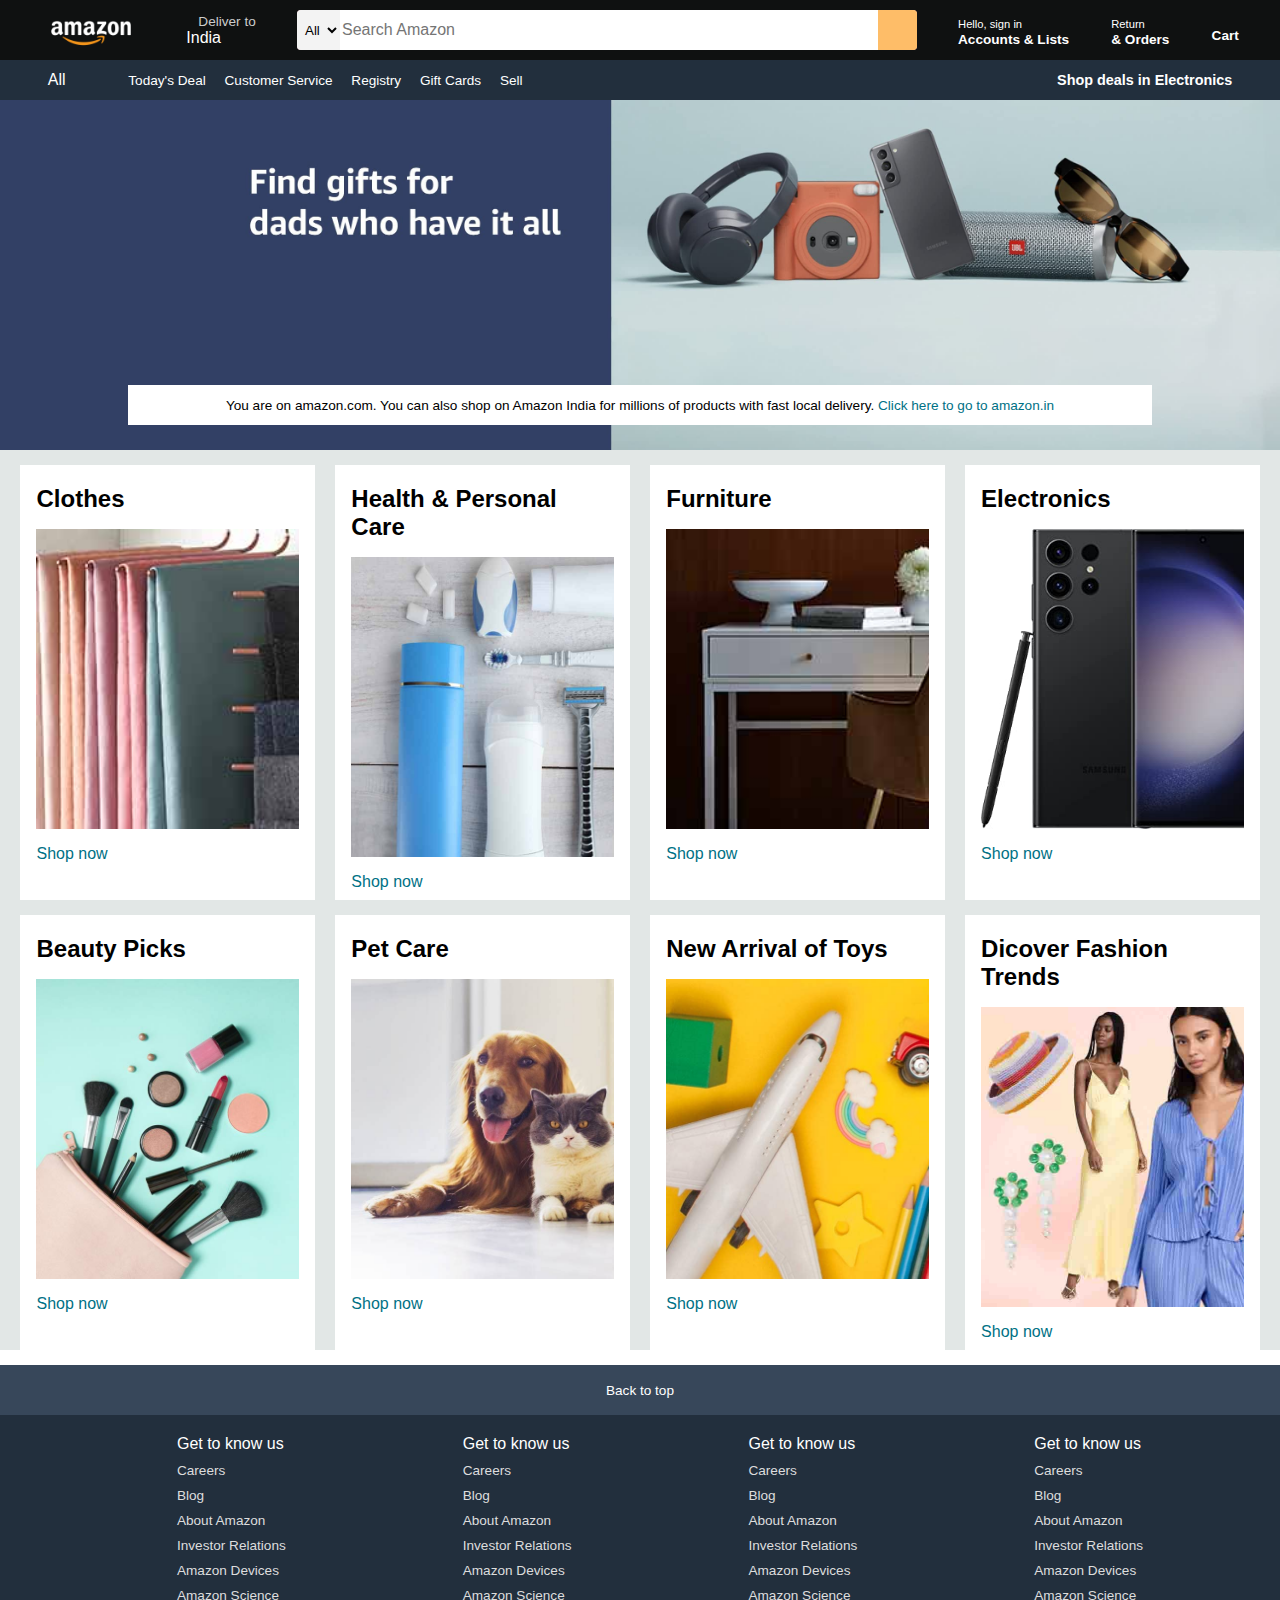
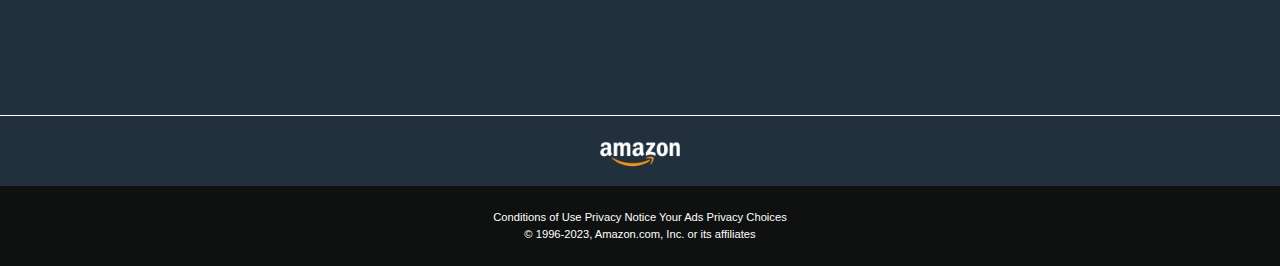
<file: Amazon/index.html>
<!DOCTYPE html>
<html lang="en">
  <head>
    <meta charset="UTF-8" />
    <meta name="viewport" content="width=device-width, initial-scale=1.0" />
    <title>Amazon</title>
    <link rel="stylesheet" href="style.css" />
    <link
      rel="stylesheet"
      href="https://cdnjs.cloudflare.com/ajax/libs/font-awesome/6.4.2/css/all.min.css"
      integrity="sha512-z3gLpd7yknf1YoNbCzqRKc4qyor8gaKU1qmn+CShxbuBusANI9QpRohGBreCFkKxLhei6S9CQXFEbbKuqLg0DA=="
      crossorigin="anonymous"
      referrerpolicy="no-referrer"
    />
  </head>
  <body>
    <header>
      <div class="navbar">
        <div class="nav-logo border">
          <div class="logo"></div>
        </div>

        <div class="nav-address border">
          <p class="add-first">Deliver to</p>
          <div class="add-icon">
            <i class="fa-solid fa-location-dot"></i>
            <p class="add-sec">India</p>
          </div>
        </div>

        <div class="nav-search">
          <select class="search-select">
            <option>All</option>
          </select>
          <input placeholder="Search Amazon" class="search-input" />
          <div class="search-icon">
            <i class="fa-solid fa-magnifying-glass"></i>
          </div>
        </div>

        <div class="nav-signin border">
          <p><span>Hello, sign in</span></p>
          <p class="nav-second">Accounts & Lists</p>
        </div>

        <div class="nav-return border">
          <p><span>Return</span></p>
          <p class="nav-second">& Orders</p>
        </div>

        <div class="nav-cart border">
          <i class="fa-solid fa-cart-shopping"></i>
          Cart
        </div>
      </div>
      <div class="panel">
        <div class="pannel-all">
          <i class="fa-solid fa-bars"></i>
          All
        </div>

        <div class="panel-ops">
          <p>Today's Deal</p>
          <p>Customer Service</p>
          <p>Registry</p>
          <p>Gift Cards</p>
          <p>Sell</p>
        </div>

        <div class="panel-deals">Shop deals in Electronics</div>
      </div>
    </header>

    <!-- Hero Section -->
    <div class="hero-section">
      <div class="hero-msg">
        <p>
          You are on amazon.com. You can also shop on Amazon India for millions
          of products with fast local delivery.
          <a>Click here to go to amazon.in</a>
        </p>
      </div>
    </div>

    <div class="shop-sec">
      <div class="box">
        <div class="box-content">
          <h2>Clothes</h2>
          <div
            class="box-img"
            style="background-image: url('box1_image.jpg')"
          ></div>
          <p>Shop now</p>
        </div>
      </div>
      <div class="box">
        <div class="box-content">
          <h2>Health & Personal Care</h2>
          <div
            class="box-img"
            style="background-image: url('box2_image.jpg')"
          ></div>
          <p>Shop now</p>
        </div>
      </div>
      <div class="box">
        <div class="box-content">
          <h2>Furniture</h2>
          <div
            class="box-img"
            style="background-image: url('box3_image.jpg')"
          ></div>
          <p>Shop now</p>
        </div>
      </div>
      <div class="box">
        <div class="box-content">
          <h2>Electronics</h2>
          <div
            class="box-img"
            style="background-image: url('box4_image.jpg')"
          ></div>
          <p>Shop now</p>
        </div>
      </div>

      <div class="box">
        <div class="box-content">
          <h2>Beauty Picks</h2>
          <div
            class="box-img"
            style="background-image: url('box5_image.jpg')"
          ></div>
          <p>Shop now</p>
        </div>
      </div>
      <div class="box">
        <div class="box-content">
          <h2>Pet Care</h2>
          <div
            class="box-img"
            style="background-image: url('box6_image.jpg')"
          ></div>
          <p>Shop now</p>
        </div>
      </div>
      <div class="box">
        <div class="box-content">
          <h2>New Arrival of Toys</h2>
          <div
            class="box-img"
            style="background-image: url('box7_image.jpg')"
          ></div>
          <p>Shop now</p>
        </div>
      </div>
      <div class="box">
        <div class="box-content">
          <h2>Dicover Fashion Trends</h2>
          <div
            class="box-img"
            style="background-image: url('box8_image.jpg')"
          ></div>
          <p>Shop now</p>
        </div>
      </div>
    </div>

    <footer>
      <div class="foot-panel1">Back to top</div>

      <div class="foot-panel2">
        <ul>
          <p>Get to know us</p>
          <a>Careers</a>
          <a>Blog</a>
          <a>About Amazon</a>
          <a>Investor Relations</a>
          <a>Amazon Devices</a>
          <a>Amazon Science</a>
        </ul>

        <ul>
          <p>Get to know us</p>
          <a>Careers</a>
          <a>Blog</a>
          <a>About Amazon</a>
          <a>Investor Relations</a>
          <a>Amazon Devices</a>
          <a>Amazon Science</a>
        </ul>

        <ul>
          <p>Get to know us</p>
          <a>Careers</a>
          <a>Blog</a>
          <a>About Amazon</a>
          <a>Investor Relations</a>
          <a>Amazon Devices</a>
          <a>Amazon Science</a>
        </ul>

        <ul>
          <p>Get to know us</p>
          <a>Careers</a>
          <a>Blog</a>
          <a>About Amazon</a>
          <a>Investor Relations</a>
          <a>Amazon Devices</a>
          <a>Amazon Science</a>
        </ul>
      </div>

      <div class="foot-panel3">
        <div class="logo"></div>
      </div>

      <div class="foot-panel4">
        <div class="pages">
          <a>Conditions of Use</a>
          <a>Privacy Notice</a>
          <a>Your Ads Privacy Choices</a>
        </div>

        <div class="copy">© 1996-2023, Amazon.com, Inc. or its affiliates</div>
      </div>
    </footer>
  </body>
</html>
</file>
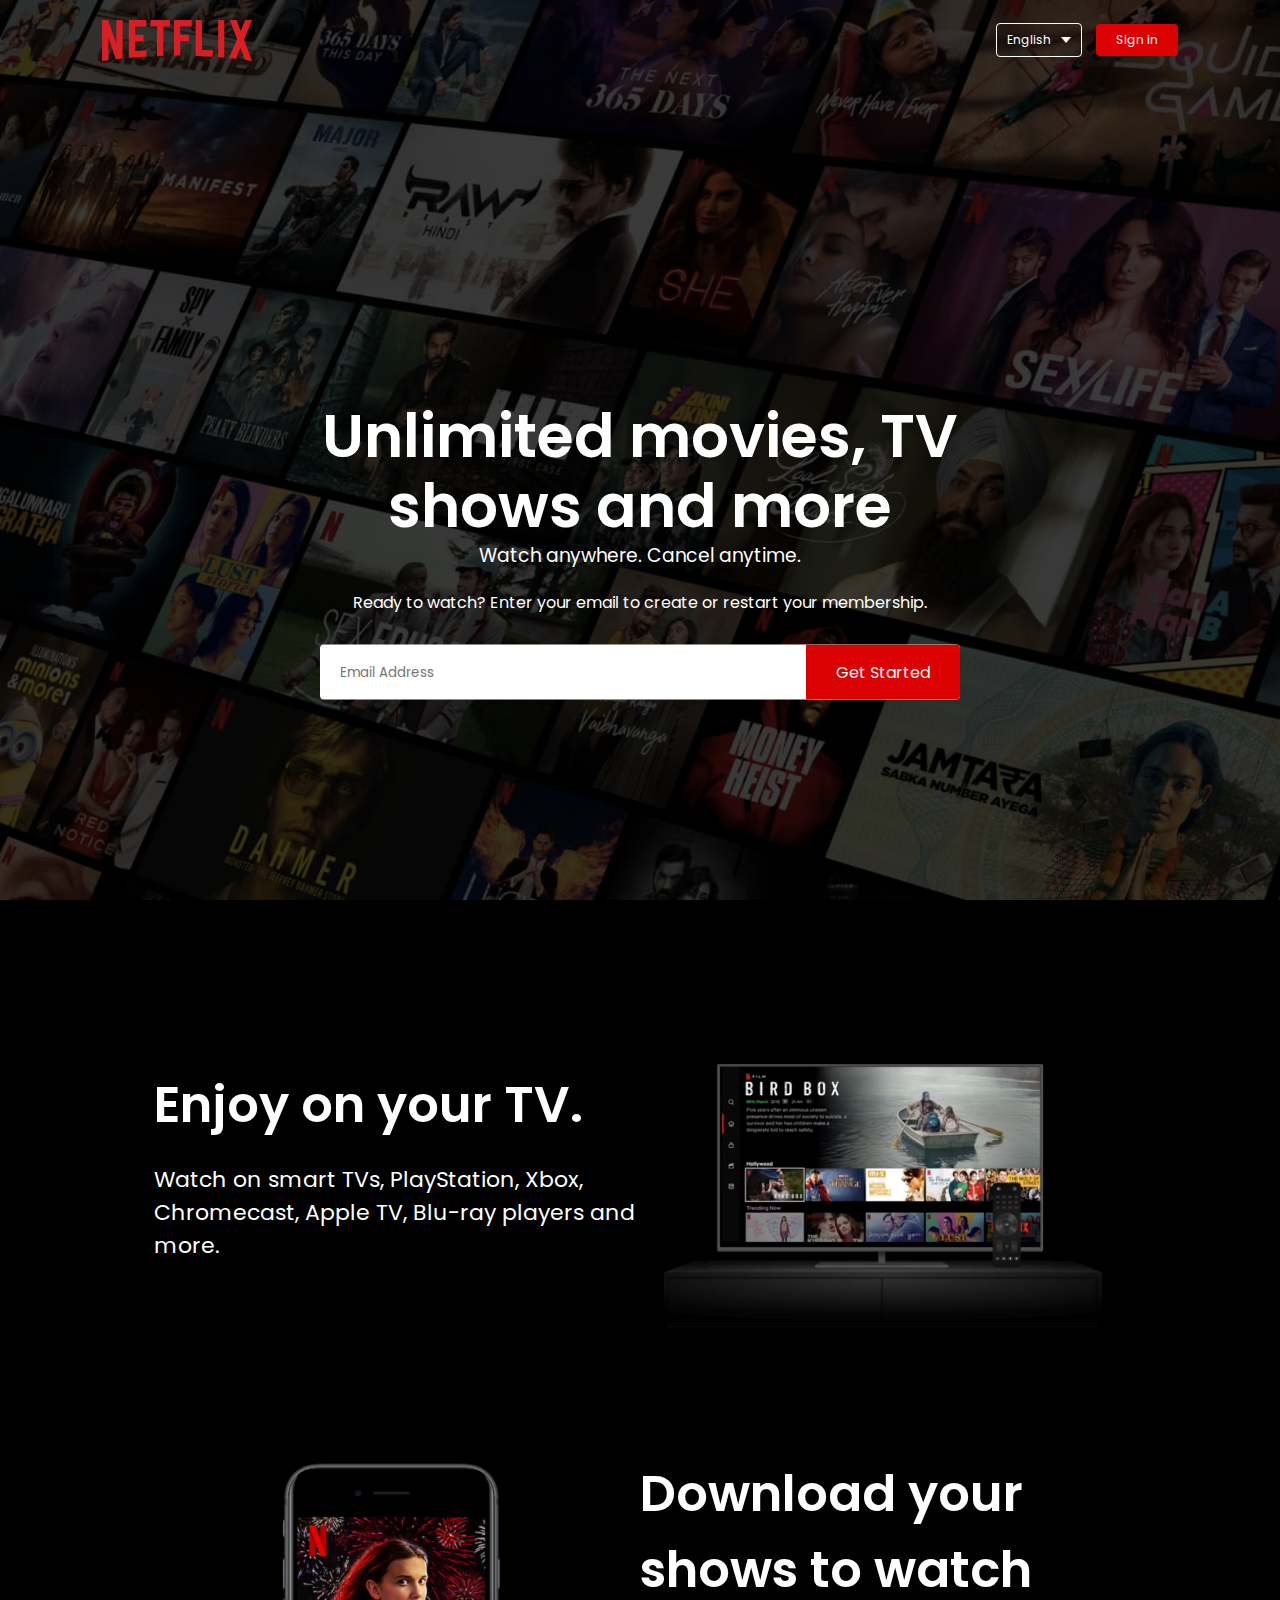
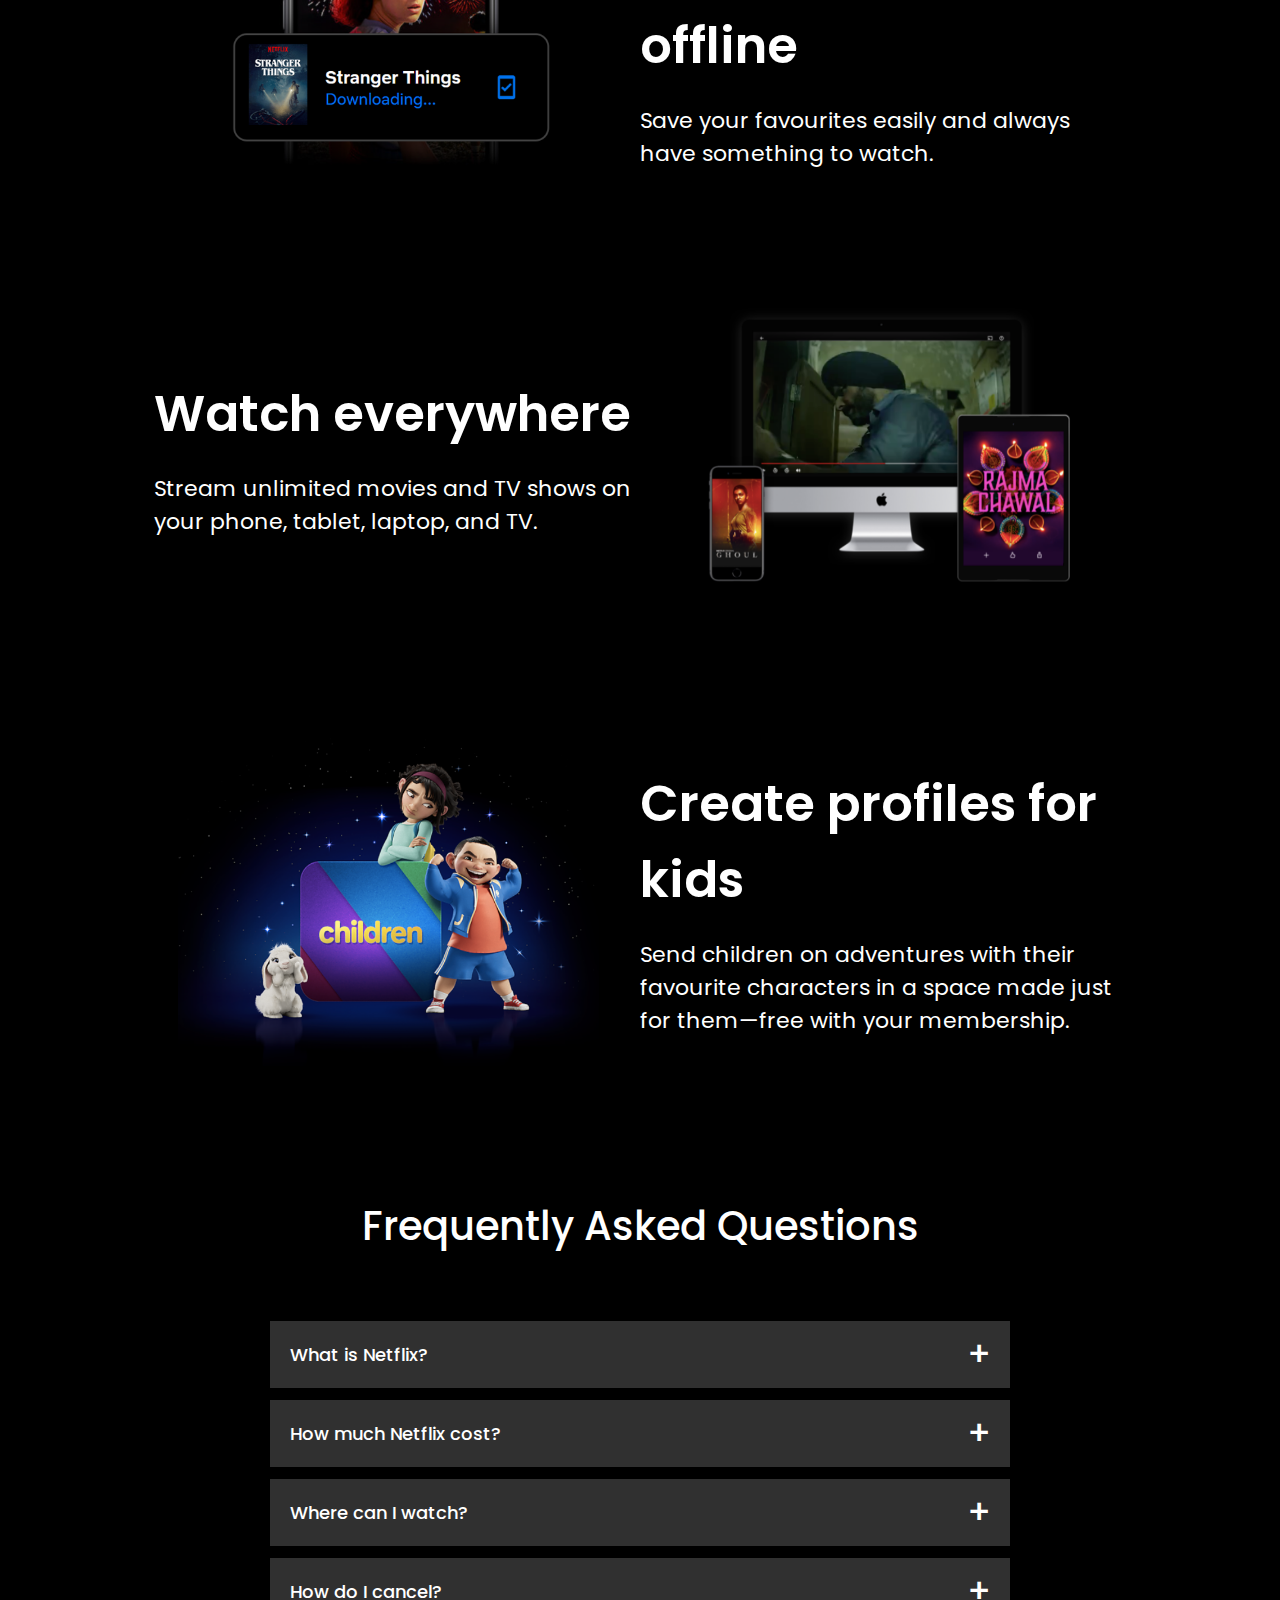
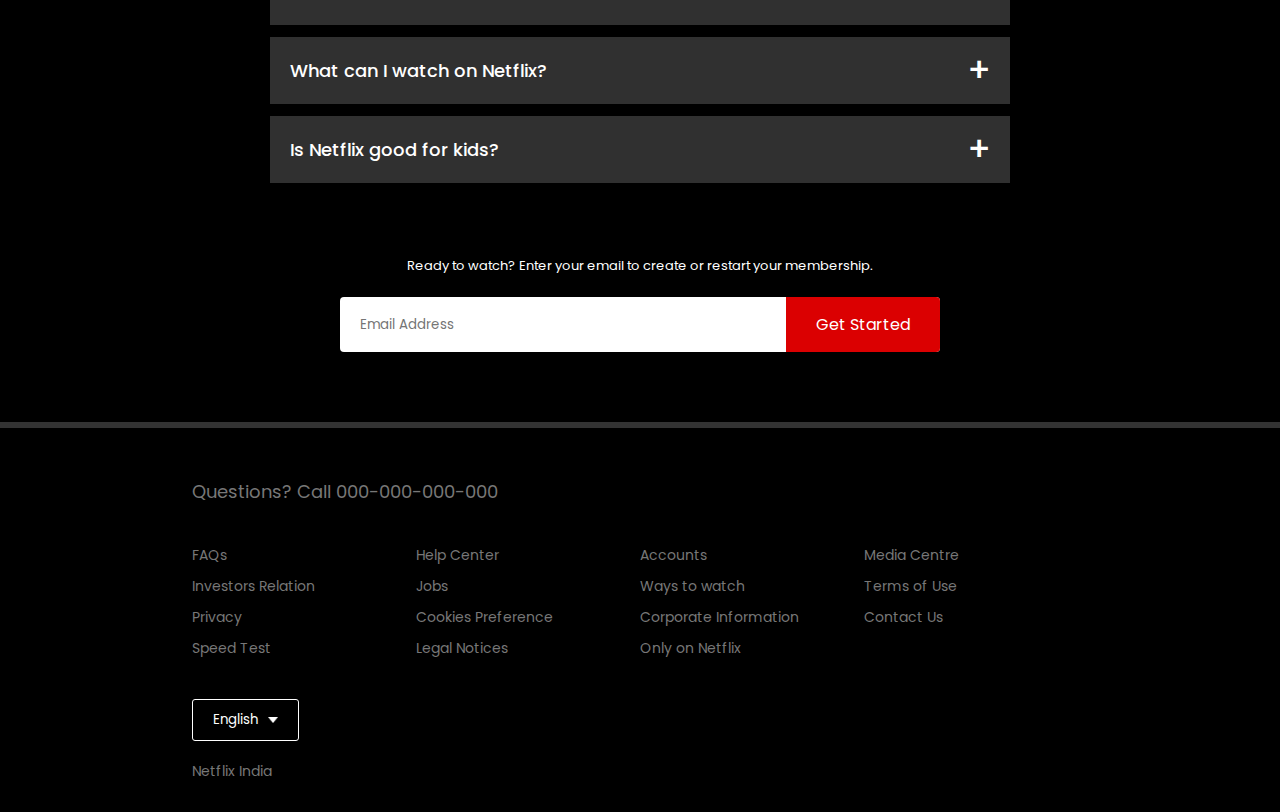
<file: Netflix/index.html>
<!DOCTYPE html>
<html lang="en">
  <head>
    <meta charset="UTF-8" />
    <meta name="viewport" content="width=device-width, initial-scale=1.0" />
    <link rel="stylesheet" href="style.css" />
    <link
      href="https://fonts.googleapis.com/css?family=Poppins:100,100italic,200,200italic,300,300italic,regular,italic,500,500italic,600,600italic,700,700italic,800,800italic,900,900italic"
      rel="stylesheet"
    />
    <link
      rel="shortcut icon"
      href="images/logo - Copy.png"
      type="image/x-icon"
    />
    <title>Netflix India – Watch TV Shows Online, Watch Movies Online</title>
  </head>
  <body>
    <div class="header">
      <nav>
        <img src="images/logo.png" class="logo" />
        <div>
          <button class="language-btn">
            English <img src="images/down-icon.png" />
          </button>
          <button>Sign in</button>
        </div>
      </nav>

      <div class="header-content">
        <h1>Unlimited movies, TV shows and more</h1>
        <h3>Watch anywhere. Cancel anytime.</h3>
        <p>
          Ready to watch? Enter your email to create or restart your membership.
        </p>
        <form class="email-signin">
          <input type="email" placeholder="Email Address" required />
          <button type="submit">Get Started</button>
        </form>
      </div>
    </div>

    <div class="feature">
      <div class="row">
        <div class="text-col">
          <h2>Enjoy on your TV.</h2>
          <p>
            Watch on smart TVs, PlayStation, Xbox, Chromecast, Apple TV, Blu-ray
            players and more.
          </p>
        </div>

        <div class="img-col">
          <img src="images/feature-1.png" />
        </div>
      </div>

      <div class="row">
        <div class="img-col">
          <img src="images/feature-2.png" />
        </div>
        <div class="text-col">
          <h2>Download your shows to watch offline</h2>
          <p>Save your favourites easily and always have something to watch.</p>
        </div>
      </div>

      <div class="row">
        <div class="text-col">
          <h2>Watch everywhere</h2>
          <p>
            Stream unlimited movies and TV shows on your phone, tablet, laptop,
            and TV.
          </p>
        </div>
        <div class="img-col">
          <img src="images/feature-3.png" />
        </div>
      </div>

      <div class="row">
        <div class="img-col">
          <img src="images/feature-4.png" />
        </div>
        <div class="text-col">
          <h2>Create profiles for kids</h2>
          <p>
            Send children on adventures with their favourite characters in a
            space made just for them—free with your membership.
          </p>
        </div>
      </div>
    </div>

    <div class="faq">
      <h2>Frequently Asked Questions</h2>
      <ul class="accordian">
        <li>
          <input type="radio" name="accordian" id="first" />
          <label for="first">What is Netflix?</label>
          <div class="content">
            <p>
              Netflix is a streaming service that offers a wide variety of
              award-winning TV shows, movies, anime, documentaries and more – on
              thousands of internet-connected devices. You can watch as much as
              you want, whenever you want, without a single ad – all for one low
              monthly price. There's always something new to discover, and new
              TV shows and movies are added every week!
            </p>
          </div>
        </li>

        <li>
          <input type="radio" name="accordian" id="second" />
          <label for="second">How much Netflix cost?</label>
          <div class="content">
            <p>
              Watch Netflix on your smartphone, tablet, Smart TV, laptop, or
              streaming device, all for one fixed monthly fee. Plans range from
              ₹ 149 to ₹ 649 a month. No extra costs, no contracts.
            </p>
          </div>
        </li>

        <li>
          <input type="radio" name="accordian" id="third" />
          <label for="third">Where can I watch?</label>
          <div class="content">
            <p>
              Watch anywhere, anytime. Sign in with your Netflix account to
              watch instantly on the web at netflix.com from your personal
              computer or on any internet-connected device that offers the
              Netflix app, including smart TVs, smartphones, tablets, streaming
              media players and game consoles. You can also download your
              favourite shows with the iOS, Android, or Windows 10 app. Use
              downloads to watch while you're on the go and without an internet
              connection. Take Netflix with you anywhere.
            </p>
          </div>
        </li>

        <li>
          <input type="radio" name="accordian" id="fourth" />
          <label for="fourth">How do I cancel?</label>
          <div class="content">
            <p>
              Netflix is flexible. There are no annoying contracts and no
              commitments. You can easily cancel your account online in two
              clicks. There are no cancellation fees – start or stop your
              account anytime.
            </p>
          </div>
        </li>

        <li>
          <input type="radio" name="accordian" id="fifth" />
          <label for="fifth">What can I watch on Netflix?</label>
          <div class="content">
            <p>
              Netflix has an extensive library of feature films, documentaries,
              TV shows, anime, award-winning Netflix originals, and more. Watch
              as much as you want, anytime you want.
            </p>
          </div>
        </li>

        <li>
          <input type="radio" name="accordian" id="sixth" />
          <label for="sixth">Is Netflix good for kids?</label>
          <div class="content">
            <p>
              The Netflix Kids experience is included in your membership to give
              parents control while kids enjoy family-friendly TV shows and
              films in their own space. Kids profiles come with PIN-protected
              parental controls that let you restrict the maturity rating of
              content kids can watch and block specific titles you don’t want
              kids to see.
            </p>
          </div>
        </li>
      </ul>

      <small
        >Ready to watch? Enter your email to create or restart your
        membership.</small
      >
      <form class="email-signin">
        <input type="email" placeholder="Email Address" required />
        <button type="submit">Get Started</button>
      </form>
    </div>

    <div class="footer">
      <h2>Questions? Call 000-000-000-000</h2>

      <div class="row">
        <div class="col">
          <a href="#">FAQs</a>
          <a href="#">Investors Relation</a>
          <a href="#">Privacy</a>
          <a href="#">Speed Test</a>
        </div>
        <div class="col">
          <a href="#">Help Center</a>
          <a href="#">Jobs</a>
          <a href="#">Cookies Preference</a>
          <a href="#">Legal Notices</a>
        </div>
        <div class="col">
          <a href="#">Accounts</a>
          <a href="#">Ways to watch</a>
          <a href="#">Corporate Information</a>
          <a href="#">Only on Netflix</a>
        </div>
        <div class="col">
          <a href="#">Media Centre</a>
          <a href="#">Terms of Use</a>
          <a href="#">Contact Us</a>
          <!-- <a href="#">Only on Netflix</a> -->
        </div>
      </div>
      <button class="language-btn">
        English <img src="images/down-icon.png" />
      </button>
      <p class="copy-text">Netflix India</p>
    </div>
  </body>
</html>
</file>
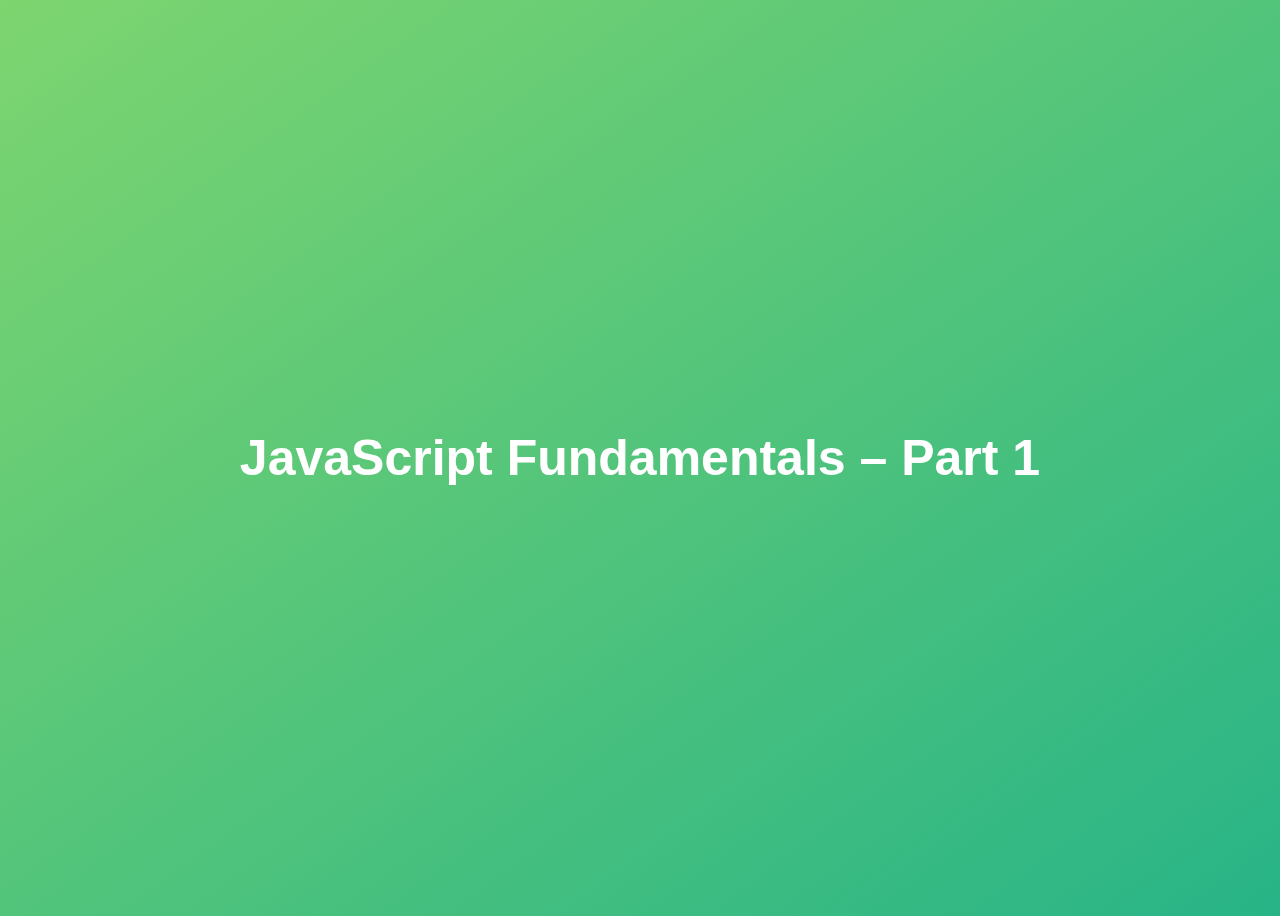
<file: #code/JS_SEC_1/index.html>
<!DOCTYPE html>
<html lang="en">

<head>
  <meta charset="UTF-8" />
  <meta name="viewport" content="width=device-width, initial-scale=1.0" />
  <meta http-equiv="X-UA-Compatible" content="ie=edge" />
  <script src="script.js"></script>
  <!-- <script src="coding_chall/challenges.js"></script> -->
  <!-- <script src="Assignments/assingments.js"></script> -->
  
  <title>JavaScript Fundamentals – Part 1</title>
  <style>
    body {
      height: 100vh;
      display: flex;
      align-items: center;
      background: linear-gradient(to top left, #28b487, #7dd56f);
    }

    h1 {
      font-family: sans-serif;
      font-size: 50px;
      line-height: 1.3;
      width: 100%;
      padding: 30px;
      text-align: center;
      color: white;
    }
  </style>

</head>

<body>
  <!-- Body Part -->
  <h1>JavaScript Fundamentals – Part 1</h1>
  
</body>

</html>
</file>
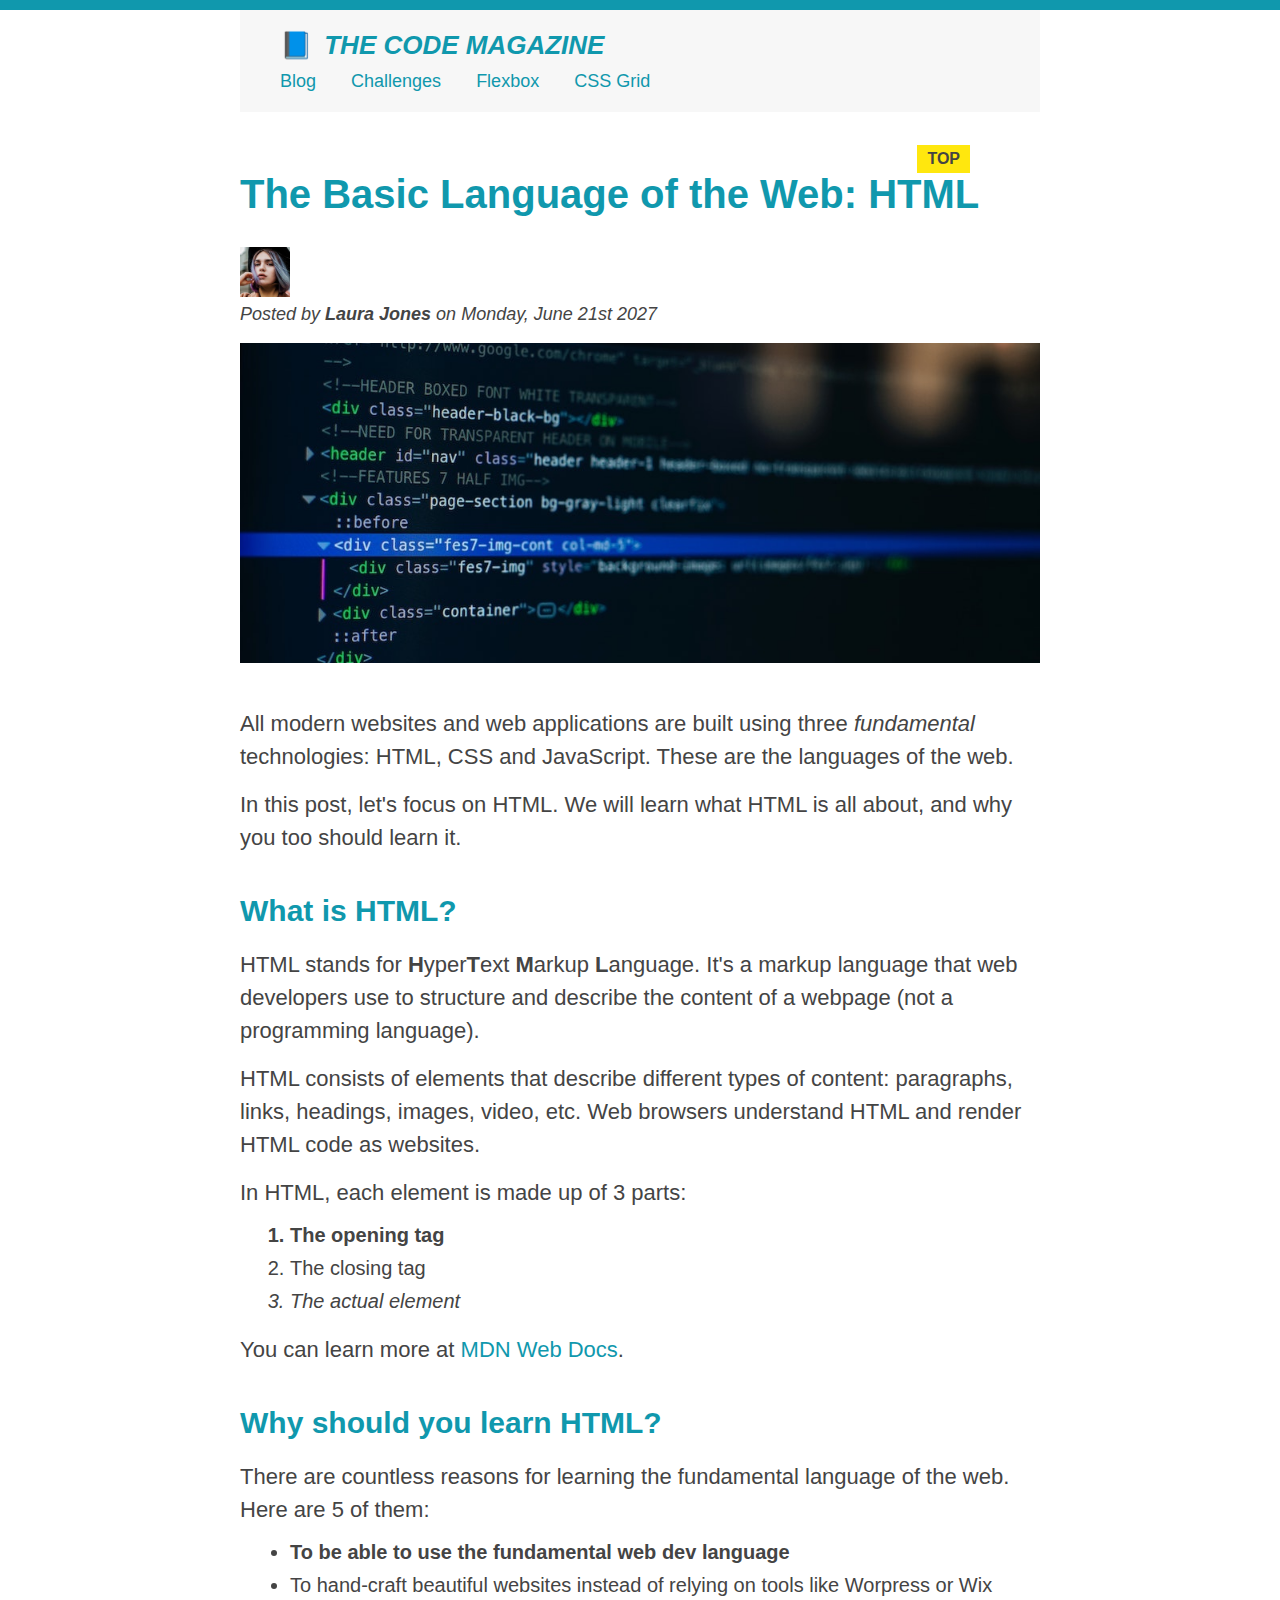
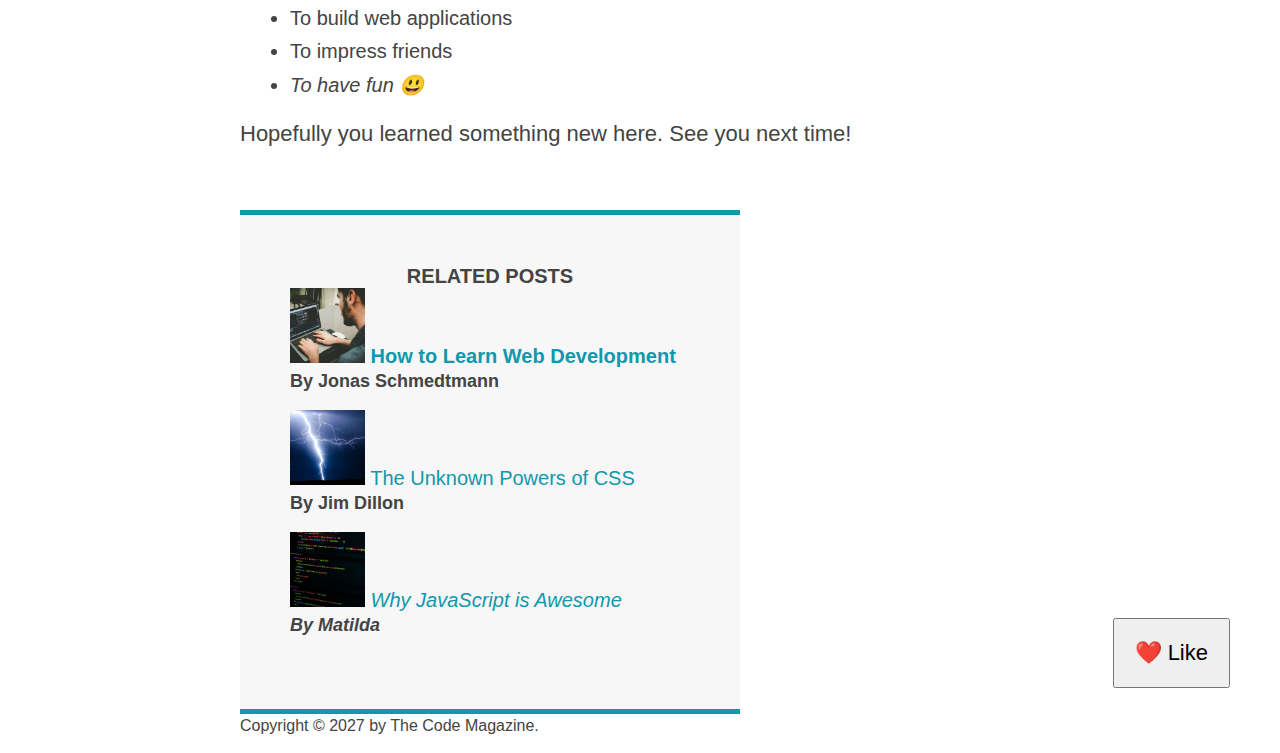
<file: My #Practice/04-CSS Layouts/index.html>
<!DOCTYPE html>
<html lang="en">
  <head>
    <meta charset="UTF-8" />
    <link href="style.css" rel="stylesheet" />

    <title>The Basic Language of the Web: HTML</title>
  </head>

  <body>
    <!--
    <h1>The Basic Language of the Web: HTML</h1>
    <h2>The Basic Language of the Web: HTML</h2>
    <h3>The Basic Language of the Web: HTML</h3>
    <h4>The Basic Language of the Web: HTML</h4>
    <h5>The Basic Language of the Web: HTML</h5>
    <h6>The Basic Language of the Web: HTML</h6>
    -->

    <div class="container">
      <header class="main-header">
        <h1>📘 The Code Magazine</h1>

        <nav>
          <!-- <strong>This is the navigation</strong> -->
          <a href="blog.html">Blog</a>
          <a href="#">Challenges</a>
          <a href="#">Flexbox</a>
          <a href="#">CSS Grid</a>
        </nav>
      </header>

      <article>
        <header class="post-header">
          <h2>The Basic Language of the Web: HTML</h2>

          <img
            src="img/laura-jones.jpg"
            alt="Headshot of Laura Jones"
            height="50"
            width="50"
          />

          <p id="author">
            Posted by <strong>Laura Jones</strong> on Monday, June 21st 2027
          </p>

          <img
            src="img/post-img.jpg"
            alt="HTML code on a screen"
            width="500"
            height="200"
            class="post-img"
          />
          <button>❤️ Like</button>
        </header>

        <p>
          All modern websites and web applications are built using three
          <em>fundamental</em>
          technologies: HTML, CSS and JavaScript. These are the languages of the
          web.
        </p>

        <p>
          In this post, let's focus on HTML. We will learn what HTML is all
          about, and why you too should learn it.
        </p>

        <h3>What is HTML?</h3>
        <p>
          HTML stands for <strong>H</strong>yper<strong>T</strong>ext
          <strong>M</strong>arkup <strong>L</strong>anguage. It's a markup
          language that web developers use to structure and describe the content
          of a webpage (not a programming language).
        </p>
        <p>
          HTML consists of elements that describe different types of content:
          paragraphs, links, headings, images, video, etc. Web browsers
          understand HTML and render HTML code as websites.
        </p>
        <p>In HTML, each element is made up of 3 parts:</p>

        <ol>
          <li class="first-li">The opening tag</li>
          <li>The closing tag</li>
          <li>The actual element</li>
        </ol>

        <p>
          You can learn more at
          <a
            href="https://developer.mozilla.org/en-US/docs/Web/HTML"
            target="_blank"
            >MDN Web Docs</a
          >.
        </p>

        <h3>Why should you learn HTML?</h3>

        <p>
          There are countless reasons for learning the fundamental language of
          the web. Here are 5 of them:
        </p>

        <ul>
          <li class="first-li">
            To be able to use the fundamental web dev language
          </li>
          <li>
            To hand-craft beautiful websites instead of relying on tools like
            Worpress or Wix
          </li>
          <li>To build web applications</li>
          <li>To impress friends</li>
          <li>To have fun 😃</li>
        </ul>

        <p>Hopefully you learned something new here. See you next time!</p>
      </article>

      <aside>
        <h4>Related posts</h4>

        <ul class="related">
          <li>
            <img
              src="img/related-1.jpg"
              alt="Person programming"
              width="75"
              height="75"
            />
            <a href="#">How to Learn Web Development</a>
            <p class="related-author">By Jonas Schmedtmann</p>
          </li>
          <li>
            <img
              src="img/related-2.jpg"
              alt="Lightning"
              width="75"
              height="75"
            />
            <a href="#">The Unknown Powers of CSS</a>
            <p class="related-author">By Jim Dillon</p>
          </li>
          <li>
            <img
              src="img/related-3.jpg"
              alt="JavaScript code on a screen"
              width="75"
              height="75"
            />
            <a href="#">Why JavaScript is Awesome</a>
            <p class="related-author">By Matilda</p>
          </li>
        </ul>
      </aside>

      <footer>
        <p id="copyright" class="copyright text">
          Copyright &copy; 2027 by The Code Magazine.
        </p>
      </footer>
    </div>
  </body>
</html>
</file>
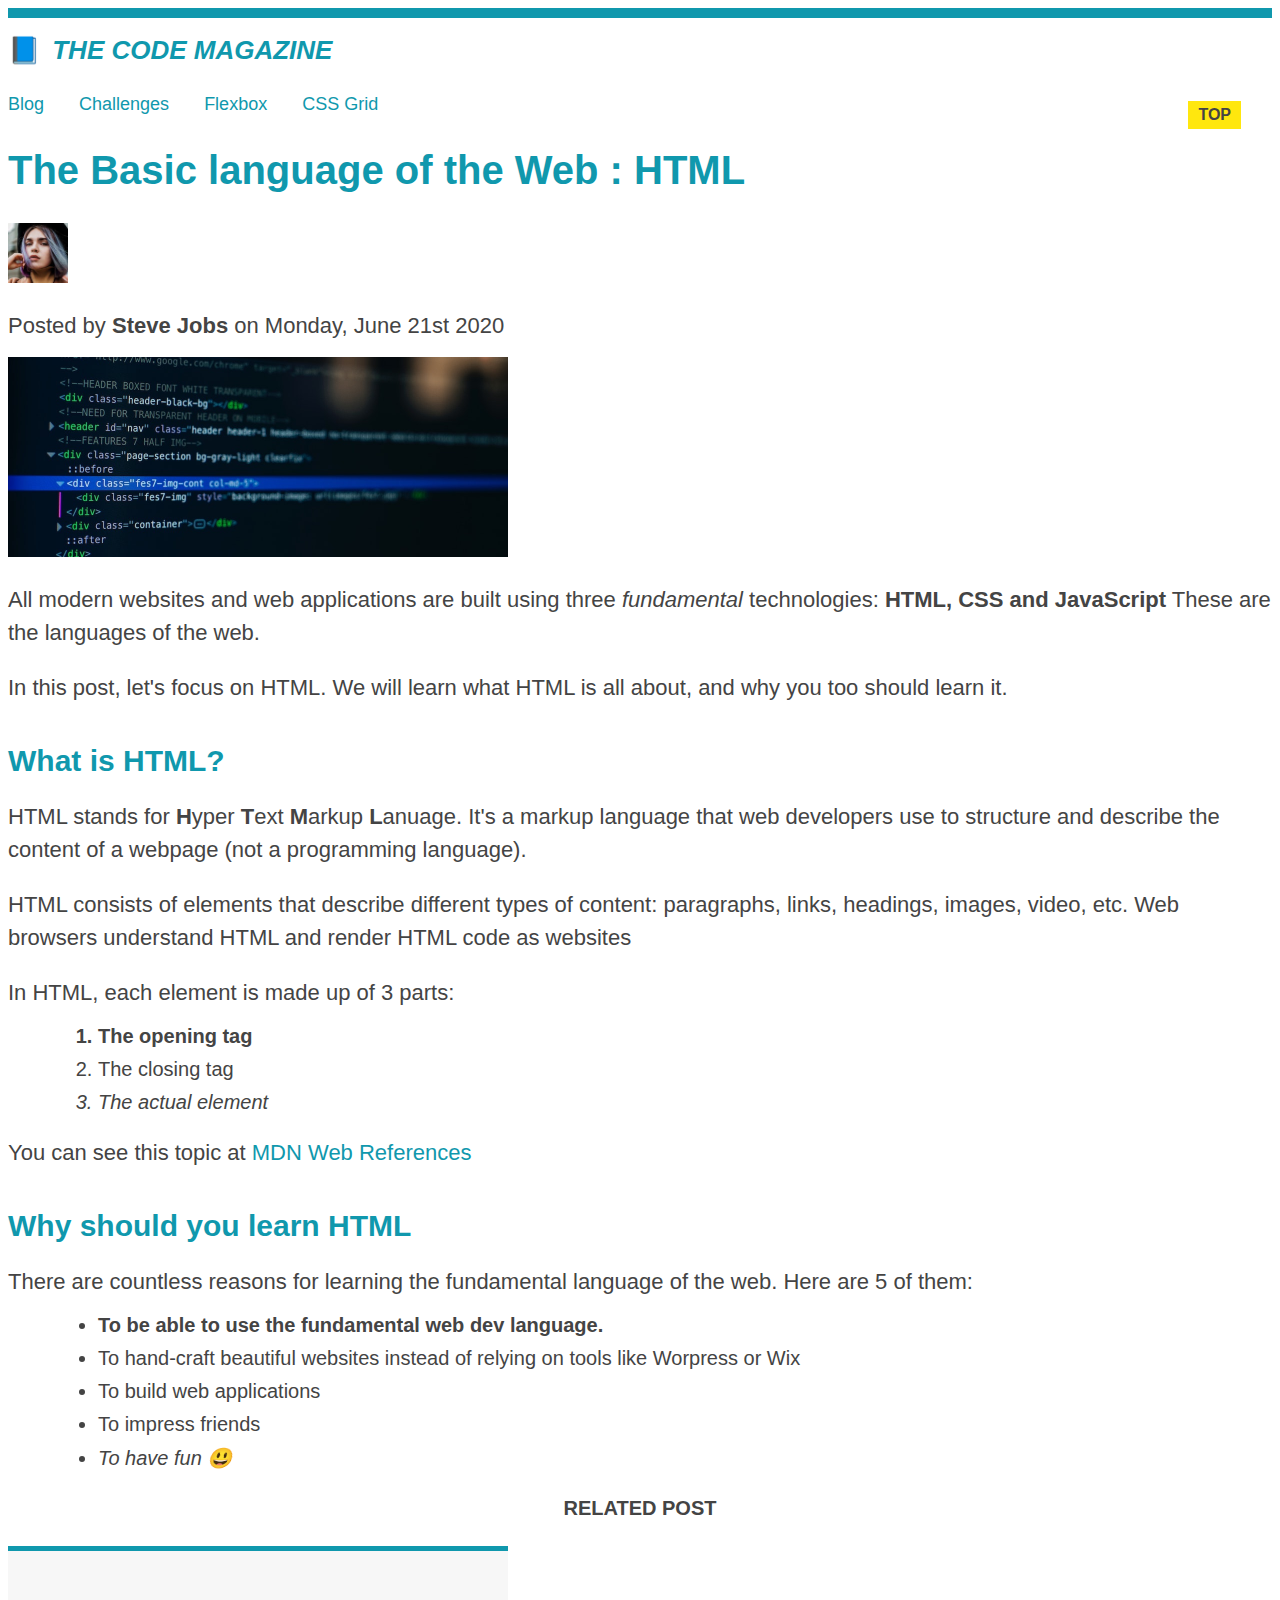
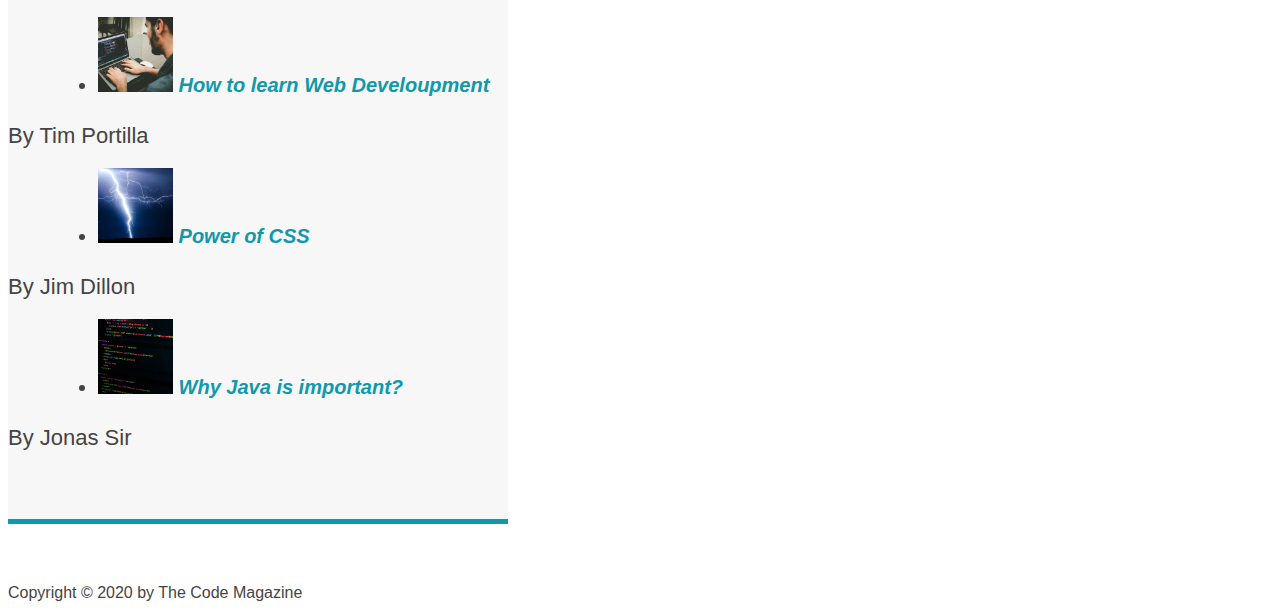
<file: My #Practice/03-CSS Fundametals/My code/New Practice/index.html>
<!DOCTYPE html>
<html lang="en">
  <head>
    <meta charset="UTF-8" />
    <meta http-equiv="X-UA-Compatible" content="IE=edge" />
    <meta name="viewport" content="width=device-width, initial-scale=1.0" />
    <link rel="stylesheet" href="style.css">
    <title>The Basic Language of the web : HTML [Practice HTML]</title>
  </head>
  <body>
    <!-- <h1>The Basic Language of the web : HTML</h1>
    <h2>The Basic Language of the web : HTML</h2>
    <h3>The Basic Language of the web : HTML</h3>
    <h4>The Basic Language of the web : HTML</h4>
    <h5>The Basic Language of the web : HTML</h5>
    <h6>The Basic Language of the web : HTML</h6> -->
    <header>
      <h1>📘 The Code Magazine</h1>

      <nav>
        <a href="blog.html">Blog</a>
        <a href="#">Challenges</a>
        <a href="#">Flexbox</a>
        <a href="#">CSS Grid</a>
      </nav>
    </header>

    <article>
      <header>
        <h2>The Basic language of the Web : HTML</h2>

        <img
          src="img/laura-jones.jpg"
          alt="laura-jones photo on screen"
          width="60"
          height="60"
        />
        <p>Posted by <strong>Steve Jobs</strong> on Monday, June 21st 2020</p>
        <img
          src="img/post-img.jpg"
          alt="HTML CODE on screen"
          width="500"
          height="200"
        />
      </header>

      <p>
        All modern websites and web applications are built using three
        <em>fundamental</em> technologies:
        <strong>HTML, CSS and JavaScript</strong> These are the languages of the
        web.
      </p>
      <p>
        In this post, let's focus on HTML. We will learn what HTML is all about,
        and why you too should learn it.
      </p>

      <h3>What is HTML?</h3>
      <p>
        HTML stands for <strong>H</strong>yper <strong>T</strong>ext
        <strong>M</strong>arkup <strong>L</strong>anuage. It's a markup language
        that web developers use to structure and describe the content of a
        webpage (not a programming language).
      </p>
      <p>
        HTML consists of elements that describe different types of content:
        paragraphs, links, headings, images, video, etc. Web browsers understand
        HTML and render HTML code as websites
      </p>
      <p>In HTML, each element is made up of 3 parts:</p>
      <ol>
        <li>The opening tag</li>
        <li>The closing tag</li>
        <li>The actual element</li>
      </ol>
      <p>
        You can see this topic at
        <a
          href="https://developer.mozilla.org/en-US/docs/Web/HTML"
          target="_blank"
          >MDN Web References</a
        >
      </p>

      <h3>Why should you learn HTML</h3>
      <p>
        There are countless reasons for learning the fundamental language of the
        web. Here are 5 of them:
      </p>
      <ul>
        <li>To be able to use the fundamental web dev language.</li>
        <li>
          To hand-craft beautiful websites instead of relying on tools like
          Worpress or Wix
        </li>
        <li>To build web applications</li>
        <li>To impress friends</li>
        <li>To have fun 😃</li>
      </ul>

      <h4>Related Post</h4>

      <aside>
        <ul>
          <li>
            <img
              src="img/related-1.jpg"
              alt="coder on screen"
              width="75"
              height="75"
            />
            <a href="#">How to learn Web Develoupment</a>
          </li>
        </ul>
        <p>By Tim Portilla</p>

        <ul>
          <li>
            <img
              src="img/related-2.jpg"
              alt="lightning"
              width="75"
              height="75"
            />
            <a href="#">Power of CSS</a>
          </li>
        </ul>
        <p>By Jim Dillon</p>

        <ul>
          <li>
            <img
              src="img/related-3.jpg"
              alt="java on screen"
              width="75"
              height="75"
            />
            <a href="#">Why Java is important?</a>
          </li>
        </ul>
        <p>By Jonas Sir</p>
      </aside>
    </article>
    <!-- <script></script> -->

    <footer>Copyright &copy; 2020 by The Code Magazine</footer>
  </body>
</html>
</file>
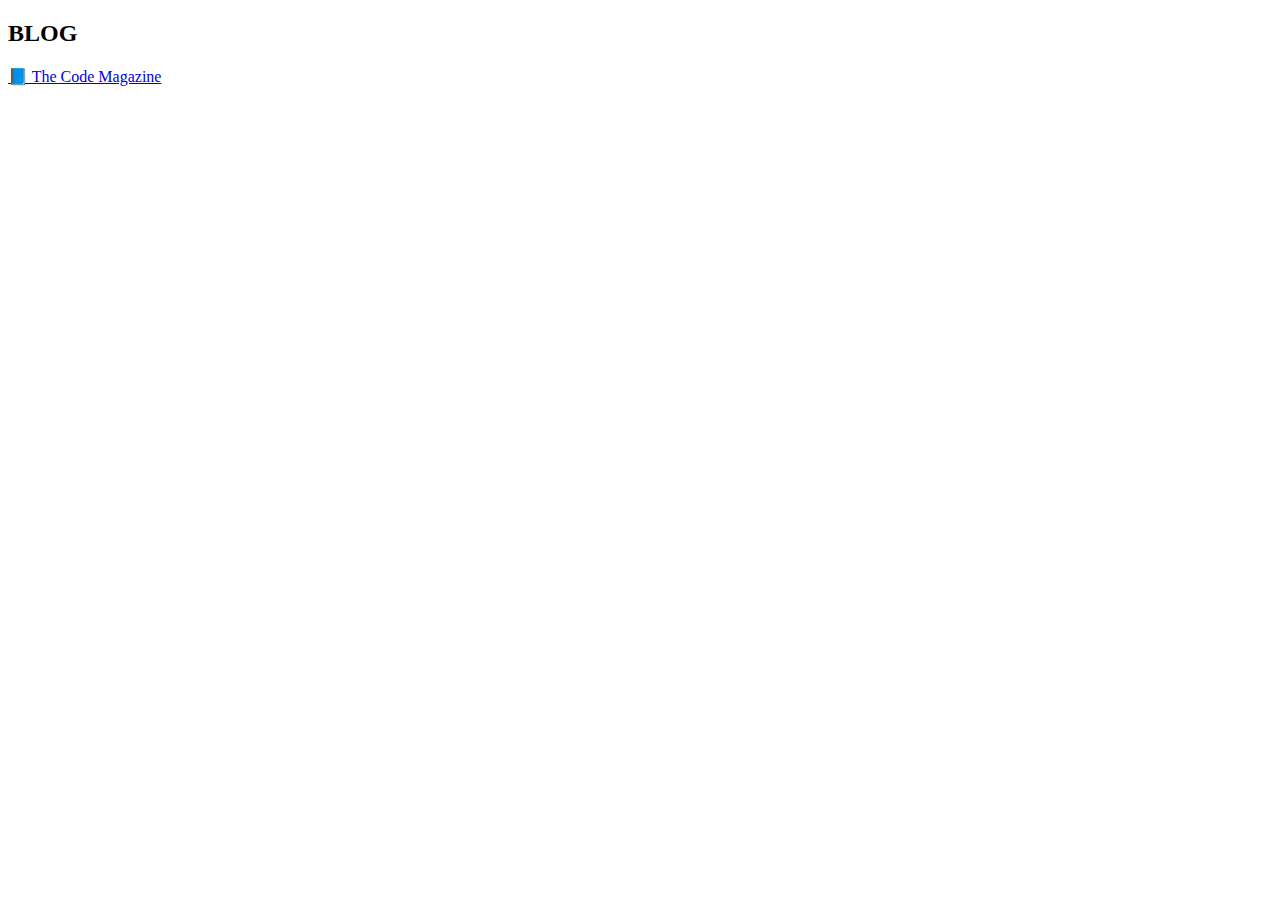
<file: My #Practice/02-HTML Fundamentals/blog.html>
<!DOCTYPE html>
<html lang="en">
  <head>
    <meta charset="UTF-8" />
    <meta http-equiv="X-UA-Compatible" content="IE=edge" />
    <meta name="viewport" content="width=device-width, initial-scale=1.0" />
    <title>Blog</title>
  </head>
  <body>
    <h2>BLOG</h2>

    <a href="index.html">📘 The Code Magazine</a>
  </body>
</html>
</file>
<file: Amazon/style.css>
* {
  margin: 0;
  font-family: Arial;
  border: border-box;
}

.navbar {
  height: 60px;
  background-color: #0f1111;
  color: white;
  display: flex;
  align-items: center;
  justify-content: space-evenly;
}

.nav-logo {
  height: 50px;
  width: 100px;
}

.logo {
  background-image: url("amazon_logo.png");
  background-size: cover;
  height: 50px;
  width: 100%;
}

.border {
  border: 1.5px solid transparent;
}

.border:hover {
  border: 1.5px solid white;
}

/* Box2 */
.add-first {
  color: #cccccc;
  font-size: 0.85rem;
  margin-left: 15px;
}

.add-sec {
  font-size: 1rem;
  margin-left: 3px;
}

.add-icon {
  display: flex;
  align-items: center;
}

/* Box3  */
.nav-search {
  display: flex;
  justify-content: space-evenly;
  background-color: pink;
  width: 620px;
  height: 40px;
  border-radius: 4px;
}

.search-select {
  background-color: #f3f3f3;
  width: 50px;
  text-align: center;
  border-top-left-radius: 4px;
  border-bottom-left-radius: 4px;
  border: none;
}

.search-input {
  width: 100%;
  font-size: 1rem;
  border: none;
}

.search-icon {
  width: 45px;
  display: flex;
  justify-content: center;
  align-items: center;
  font-size: 1.2rem;
  background-color: #febd68;
  border-top-right-radius: 4px;
  border-bottom-right-radius: 4px;
  color: #0f1111;
}

.nav-search:hover {
  border: 2px solid orange;
}

/* Box4 */
span {
  font-size: 0.7rem;
}

.nav-second {
  font-size: 0.85rem;
  font-weight: 700;
}

/* Box 6  */
.nav-cart i {
  font-size: 30px;
}

.nav-cart {
  font-size: 0.85rem;
  font-weight: 700;
}

/* Panel */

.panel {
  height: 40px;
  background-color: #222f3d;
  display: flex;
  color: white;
  justify-content: space-evenly;
  align-items: center;
}

.panel-ops p {
  display: inline;
  margin-left: 15px;
}

.panel-ops {
  width: 70%;
  font-size: 0.85rem;
}

.panel-deals {
  font-size: 0.9rem;
  font-weight: 700;
}

/* Hero Section */
.hero-section {
  background-image: url(hero_image.jpg);
  background-size: cover;
  height: 350px;
  display: flex;
  justify-content: center;
  align-items: flex-end;
}

.hero-msg {
  background-color: white;
  color: black;
  height: 40px;
  display: flex;
  justify-content: center;
  align-items: center;
  font-size: 0.85rem;
  width: 80%;
  margin-bottom: 25px;
}

.hero-msg a {
  color: #007185;
}

/* Shop Section */
.shop-sec {
  display: flex;
  flex-wrap: wrap;
  justify-content: space-evenly;
  background-color: #e2e7e6;
}

.box {
  /* border: 2px solid black; */
  height: 400px;
  width: 23%;
  background-color: white;
  padding: 20px 0px 15px;
  margin-top: 15px;
}

.box-img {
  height: 300px;
  /* background-repeat: no-repeat; */
  margin-top: 1rem;
  margin-bottom: 1rem;
  background-size: cover;
}

.box-content {
  margin-left: 1rem;
  margin-right: 1rem;
}

.box-content p {
  color: #007185;
}

/* Footer */
footer {
  margin-top: 15px;
}

.foot-panel1 {
  background-color: #37475a;
  color: white;
  height: 50px;
  display: flex;
  align-items: center;
  justify-content: center;
  font-size: 0.85rem;
}

.foot-panel2 {
  background-color: #222f3d;
  color: white;
  height: 300px;
  display: flex;
  justify-content: space-evenly;
}

ul {
  margin-top: 20px;
}

ul a {
  display: block;
  font-size: 0.85rem;
  margin-top: 10px;
  color: #dddddd;
}

.foot-panel3 {
  background-color: #222f3d;
  border-top: 0.5px solid white;
  height: 70px;
  display: flex;
  justify-content: center;
  align-items: center;
}

.logo {
  background-image: url("amazon_logo.png");
  background-size: cover;
  height: 50px;
  width: 100px;
}

.foot-panel4 {
  background-color: #0f1111;
  color: white;
  height: 80px;
  font-size: 0.7rem;
  text-align: center;
}

.pages {
  padding-top: 25px;
}

.copy {
  padding: 5px;
}
</file>
<file: Netflix/style.css>
* {
  margin: 0;
  padding: 0;
  font-family: "Poppins", sans-serif;
  box-sizing: border-box;
}

body {
  background: #000;
  color: #fff;
}

/* ----------------HEADER---------------- */

.header {
  width: 100%;
  height: 100vh;
  background-image: linear-gradient(rgba(0, 0, 0, 0.7), rgba(0, 0, 0, 0.7)),
    url(images/header-image.png);

  background-size: cover;
  background-position: center;
  padding: 10px 8%;
  position: relative;
}

nav {
  display: flex;
  justify-content: space-between;
  align-items: center;
  padding: 10px 0px;
}

.logo {
  width: 150px;
  cursor: pointer;
}

nav button {
  border: 0;
  outline: 0;
  background: #db0001;
  color: #fff;
  padding: 7px 20px;
  font-size: 12px;
  border-radius: 4px;
  margin-left: 10px;
  cursor: pointer;
}

.language-btn {
  display: inline-flex;
  align-items: center;
  background: transparent;
  border: 1px solid white;
  padding: 7px 10px;
}

.language-btn img {
  width: 10px;
  margin-left: 10px;
}

.header-content {
  position: absolute;
  top: 50%;
  left: 50%;
  transform: translate(-50%, -50%);
  text-align: center;
  margin-top: 100px;
}

.header-content h1 {
  font-size: 60px;
  line-height: 70px;
  font-weight: 600;
  max-width: 650px;
}

.header-content h3 {
  font-weight: 400;
  margin-bottom: 20px;
}

.email-signin {
  background: #fff;
  border-radius: 4px;
  display: flex;
  align-items: center;
  margin-top: 30px;
  overflow: hidden;
}

.email-signin input {
  flex: 1;
  border: 0;
  outline: 0;
  margin-left: 20px;
}

.email-signin button {
  background: #db0001;
  border: 0;
  outline: 0;
  color: #fff;
  font-size: 16px;
  cursor: pointer;
  padding: 15px 30px;
}

/* ----------------features---------------- */

.feature {
  padding: 50px 12%;
  font-size: 22px;
}

.row {
  display: flex;
  width: 100%;
  align-items: center;
  flex-wrap: wrap;
  padding: 50px 0;
}

.text-col {
  flex-basis: 50%;
  margin-bottom: 20px;
}

.img-col {
  flex-basis: 50%;
  margin-bottom: 20px;
}

.img-col img {
  display: block;
  width: 90%;
  margin: auto;
}

.feature h2 {
  font-size: 50px;
  font-weight: 600;
  margin-bottom: 20px;
}

/* ----------------FAQs---------------- */

.faq {
  padding: 10px 12%;
  text-align: center;
  font-size: 18px;
}

.faq h2 {
  font-weight: 500;
  font-size: 40px;
}

.accordian {
  margin: 60px auto;
  width: 100%;
  max-width: 750px;
}

.accordian li {
  list-style: none;
  width: 100%;
  padding: 5px;
}

.accordian li label {
  display: flex;
  align-items: center;
  padding: 20px;
  font-size: 18px;
  font-weight: 500;
  background: #303030;
  margin-bottom: 2px;
  position: relative;
  cursor: pointer;
}

label::after {
  content: "+";
  font-size: 34px;
  position: absolute;
  right: 20px;
  transition: transfrom 0.5s;
}

input[type="radio"] {
  display: none;
}

.accordian .content {
  background: #303030;
  text-align: left;
  padding: 0 20px;
  max-height: 0;
  overflow: hidden;
  transition: max-height 0.5s, padding 0.5s;
}
.accordian input[type="radio"]:checked + label + .content {
  max-height: 600px;
  padding: 30px 20px;
}

.accordian input[type="radio"]:checked + label::after {
  transform: rotate(135deg);
}

.faq .email-signin {
  max-width: 600px;
  margin: 20px auto 60px;
}

.faq small {
  font-size: 13px;
}

/* ------------footer------------ */
.footer {
  padding: 50px 15% 10px;
  border-top: 6px solid #333;
  color: #777;
}

.footer h2 {
  font-size: 18px;
  font-weight: 400;
  margin-bottom: 30px;
}

.footer .col {
  flex-basis: 25%;
  flex-grow: 1;
  margin-bottom: 20px;
}

.footer .col a {
  display: block;
  text-decoration: none;
  color: #777;
  font-size: 14px;
  margin-bottom: 10px;
}

.footer .row {
  align-items: flex-start;
  padding: 10px 0;
}

.footer .language-btn {
  color: white;
  padding: 10px 20px;
  border-radius: 3px;
}

.copy-text {
  font-size: 14px;
  margin-top: 20px;
  margin-bottom: 20px;
}

/* ----------css-media-query-for-small-devices---------- */
@media only screen and (max-width: 600px) {
  .logo {
    width: 100px;
  }
  nav button {
    padding: 5px 10px;
  }
  nav .language-btn {
    padding: 4px 8px;
  }
  .header-content {
    position: unset;
    transform: none;
    padding-top: 150px;
  }
  .header-content h1 {
    font-size: 30px;
  }
  .email-signin button {
    font-size: 12px;
    padding: 10px 15px;
  }
  .text-col,
  .img-col {
    flex-basis: 100%;
  }
  .feature h2 {
    font-size: 30px;
  }
  .feature h2 p {
    font-size: 15px;
  }
  .row:nth-child(2),
  .row:nth-child(4) {
    flex-direction: column-reverse;
  }
  .feature .row {
    padding: 10px 0;
  }
  .faq h2 {
    font-size: 20px;
  }
  .accordian .content {
    font-size: 14px;
  }
  .accordian li label {
    padding: 10px;
    font-size: 14px;
  }
  label::after {
    font-size: 22px;
  }
}
</file>
<file: My #Practice/04-CSS Layouts/style.css>
* {
  /* border-top: 10px solid #1098ad; */
  margin: 0;
  padding: 0;
}

/* PAGE SECTIONS */
body {
  color: #444;
  font-family: sans-serif;

  border-top: 10px solid #1098ad;
  position: relative;
}

.container {
  width: 800px;
  /* margin-left: auto;
  margin-right: auto; */
  margin: 0 auto;
}

.main-header {
  background-color: #f7f7f7;
  /* padding: 20px;
  padding-left: 40px;
  padding-right: 40px; */
  padding: 20px 40px;
  margin-bottom: 60px;
  /* height: 80px; */
}

nav {
  font-size: 18px;
  /* text-align: center; */
}

article {
  margin-bottom: 60px;
}

.post-header {
  margin-bottom: 40px;
  /* position: relative; */
}

aside {
  background-color: #f7f7f7;
  border-top: 5px solid #1098ad;
  border-bottom: 5px solid #1098ad;
  /* padding-top: 50px;
  padding-bottom: 50px; */
  padding: 50px 0;
  width: 500px;
}

/* SMALLER ELEMENTS */
h1,
h2,
h3 {
  color: #1098ad;
}

h1 {
  font-size: 26px;
  text-transform: uppercase;
  font-style: italic;
}

h2 {
  font-size: 40px;
  margin-bottom: 30px;
}

h3 {
  font-size: 30px;
  margin-bottom: 20px;
  margin-top: 40px;
}

h4 {
  font-size: 20px;
  text-transform: uppercase;
  text-align: center;
}

p {
  font-size: 22px;
  line-height: 1.5;
  margin-bottom: 15px;
}

ul,
ol {
  margin-left: 50px;
  margin-bottom: 20px;
}

li {
  font-size: 20px;
  margin-bottom: 10px;
  /* display: inline; */
}

li:last-child {
  margin-bottom: 0;
}

/* footer p {
  font-size: 16px;
} */

/* article header p {
  font-style: italic;
} */

#author {
  font-style: italic;
  font-size: 18px;
}

#copyright {
  font-size: 16px;
}

.related-author {
  font-size: 18px;
  font-weight: bold;
}

/* ul {
  list-style: none;
} */

.related {
  list-style: none;
}

/* body {
  background-color: orangered;
} */

/* .first-li {
  font-weight: bold;
} */

li:first-child {
  font-weight: bold;
}

li:last-child {
  font-style: italic;
}

/* li:nth-child(even) {
  color: red;
} */

/* Misconception: this won't work! */
article p:first-child {
  color: red;
}

/* Styling links */
a:link {
  color: #1098ad;
  text-decoration: none;
}

a:visited {
  /* color: #777; */
  color: #1098ad;
}

a:hover {
  color: orangered;
  font-weight: bold;
  text-decoration: underline orangered;
}

a:active {
  background-color: black;
  font-style: italic;
}
/* LVHA */

.post-img {
  width: 100%;
  height: auto;
}

nav a:link {
  /* background-color: orangered;
  margin: 20px;
  padding: 20px;

  display: block; */

  margin-right: 30px;
  margin-top: 10px;
  display: inline-block;
}

nav a:link:last-child {
  margin-right: 0;
}

button {
  font-size: 22px;
  padding: 20px;
  cursor: pointer;

  position: absolute;
  /* top: 50px;
  left: 50px; */
  bottom: 50px;
  right: 50px;
}

h1::first-letter {
  font-style: normal;
  margin-right: 5px;
}

/* h3 + p::first-line {
  /* color: red; */
/* } */ */

h2 {
  /* background-color: orange; */
  position: relative;
}

h2::before {
  content: "TOP";
  background-color: #ffe70e;
  color: #444;
  font-size: 16px;
  font-weight: bold;
  display: inline-block;
  padding: 5px 10px;
  position: absolute;
  top: 135px;
  right: 310px;
}

/* Resolving conflicts */
/* #copyright {
  color: red;
}

.copyright {
  color: blue;
}

.text {
  color: yellow;
}

footer p {
  color: green !important;
} */

/* nav a:link,
nav p {
  font-size: 18px;
} */
</file>
<file: My #Practice/03-CSS Fundametals/My code/New Practice/style.css>
/* {
    border-top: 10px solid #1098ad; */
    /* margin: 0; 
    padding: 0; */
/* }  */
  
  /* PAGE SECTIONS */
  body {
    color: #444;
    font-family: sans-serif;
  
    border-top: 10px solid #1098ad;
    position: relative;
  }
  
  .container {
    width: 800px;
    /* margin-left: auto;
    margin-right: auto; */
    margin: 0 auto;
  }
  
  .main-header {
    background-color: #f7f7f7;
    /* padding: 20px;
    padding-left: 40px;
    padding-right: 40px; */
    padding: 20px 40px;
    margin-bottom: 60px;
    /* height: 80px; */
  }
  
  nav {
    font-size: 18px;
    /* text-align: center; */
  }
  
  article {
    margin-bottom: 60px;
  }
  
  .post-header {
    margin-bottom: 40px;
    /* position: relative; */
  }
  
  aside {
    background-color: #f7f7f7;
    border-top: 5px solid #1098ad;
    border-bottom: 5px solid #1098ad;
    /* padding-top: 50px;
    padding-bottom: 50px; */
    padding: 50px 0;
    width: 500px;
  }
  
  /* SMALLER ELEMENTS */
  h1,
  h2,
  h3 {
    color: #1098ad;
  }
  
  h1 {
    font-size: 26px;
    text-transform: uppercase;
    font-style: italic;
  }
  
  h2 {
    font-size: 40px;
    margin-bottom: 30px;
  }
  
  h3 {
    font-size: 30px;
    margin-bottom: 20px;
    margin-top: 40px;
  }
  
  h4 {
    font-size: 20px;
    text-transform: uppercase;
    text-align: center;
  }
  
  p {
    font-size: 22px;
    line-height: 1.5;
    margin-bottom: 15px;
  }
  
  ul,
  ol {
    margin-left: 50px;
    margin-bottom: 20px;
  }
  
  li {
    font-size: 20px;
    margin-bottom: 10px;
    /* display: inline; */
  }
  
  li:last-child {
    margin-bottom: 0;
  }
  
  /* footer p {
    font-size: 16px;
  } */
  
  /* article header p {
    font-style: italic;
  } */
  
  #author {
    font-style: italic;
    font-size: 18px;
  }
  
  #copyright {
    font-size: 16px;
  }
  
  .related-author {
    font-size: 18px;
    font-weight: bold;
  }
  
  /* ul {
    list-style: none;
  } */
  
  .related {
    list-style: none;
  }
/*   
  body {
    background-color: orangered;
  } */
  
  /* .first-li {
    font-weight: bold;
  } */
  
  li:first-child {
    font-weight: bold;
  }
  
  li:last-child {
    font-style: italic;
  }
  
  /* li:nth-child(even) {
    color: red;
  } */
  
  /* Misconception: this won't work! */
  article p:first-child {
    color: red;
  }
  
  /* Styling links */
  a:link {
    color: #1098ad;
    text-decoration: none;
  }
  
  a:visited {
    /* color: #777; */
    color: #1098ad;
  }
  
  a:hover {
    color: orangered;
    font-weight: bold;
    text-decoration: underline orangered;
  }
  
  a:active {
    background-color: black;
    font-style: italic;
  }
  /* LVHA */
  
  .post-img {
    width: 100%;
    height: auto;
  }
  
  nav a:link {
    /* background-color: orangered;
    margin: 20px;
    padding: 20px;
  
    display: block; */
  
    margin-right: 30px;
    margin-top: 10px;
    display: inline-block;
  }
  
  nav a:link:last-child {
    margin-right: 0;
  }
  
  button {
    font-size: 22px;
    padding: 20px;
    cursor: pointer;
  
    position: absolute;
    /* top: 50px;
    left: 50px; */
    bottom: 50px;
    right: 50px;
  }
  
  h1::first-letter {
    font-style: normal;
    margin-right: 5px;
  }
  
  /* h3 + p::first-line {
    color: red;
  } */
  
  h2 {
    /* background-color: orange; */
    position: relative;
  }
  
  h2::before {
    content: "TOP";
    background-color: #ffe70e;
    color: #444;
    font-size: 16px;
    font-weight: bold;
    display: inline-block;
    padding: 5px 10px;
    position: absolute;
    top: -47px;
    right: 31px;
  }
  
  /* Resolving conflicts */
  /* #copyright {
    color: red;
  }
  
  .copyright {
    color: blue;
  }
  
  .text {
    color: yellow;
  }
  
  footer p {
    color: green !important;
  } */
  
  /* nav a:link,
  nav p {
    font-size: 18px;
  } */
</file>
